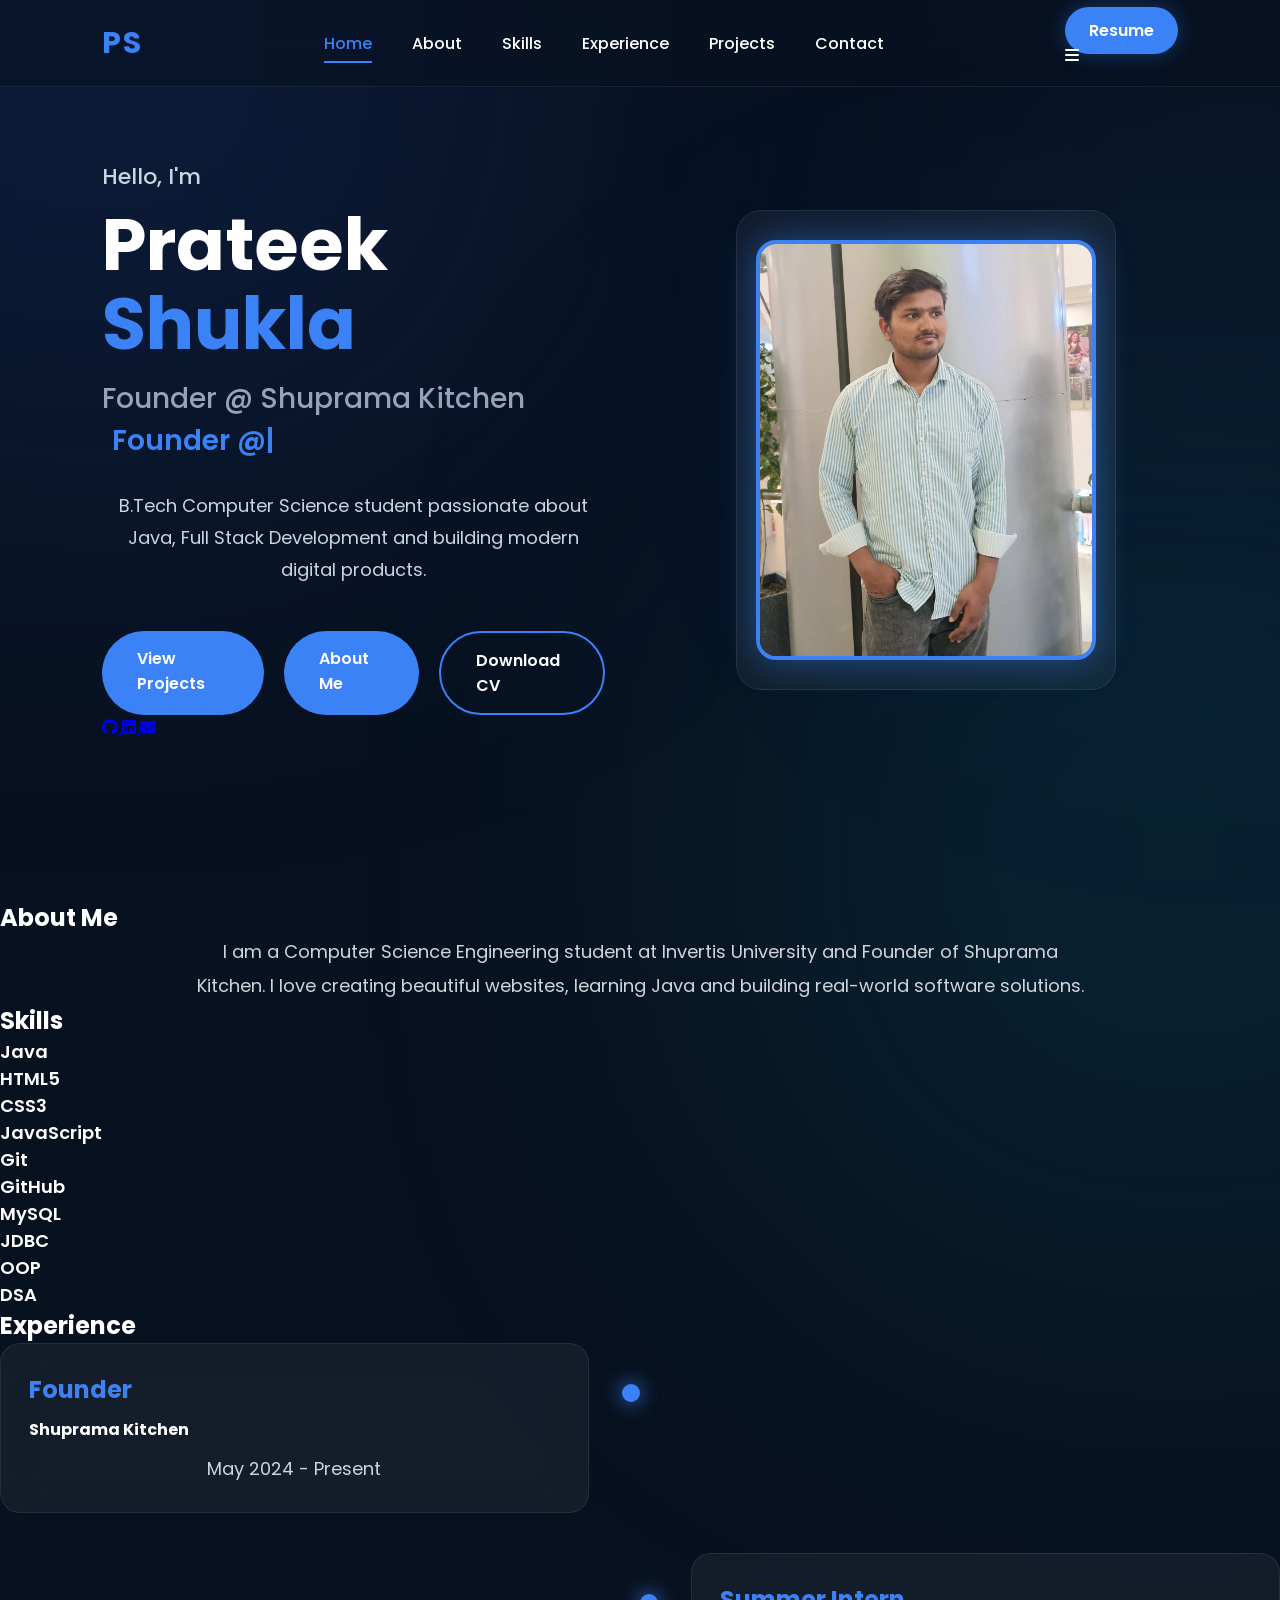
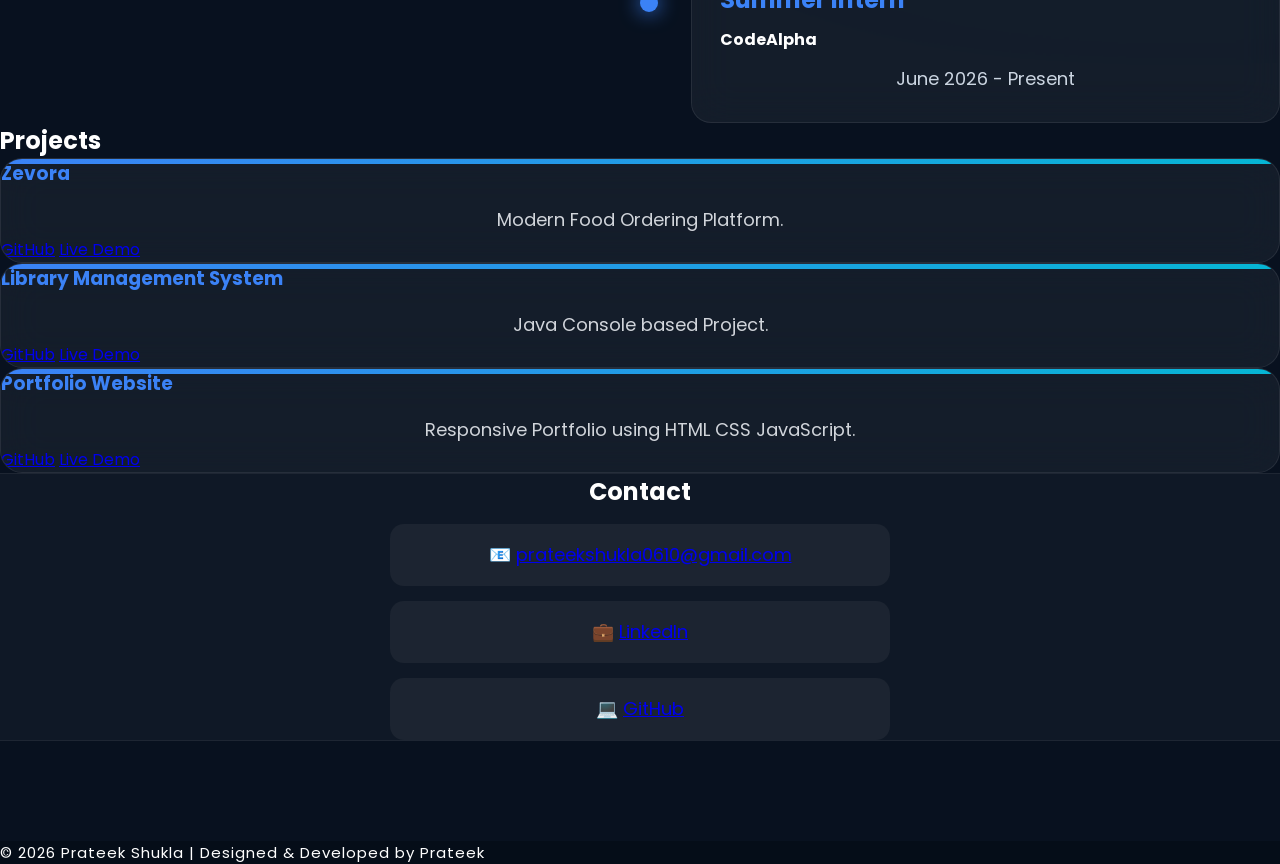
<file: index.html>
<!DOCTYPE html>
<html lang="en">

<head>

    <meta charset="UTF-8">
    <meta name="viewport" content="width=device-width, initial-scale=1.0">

    <title>Prateek Shukla | Portfolio</title>

    <link rel="preconnect" href="https://fonts.googleapis.com">
    <link rel="preconnect" href="https://fonts.gstatic.com" crossorigin>

    <link href="https://fonts.googleapis.com/css2?family=Poppins:wght@300;400;500;600;700;800&display=swap"
        rel="stylesheet">

    <link rel="stylesheet"
        href="https://cdnjs.cloudflare.com/ajax/libs/font-awesome/6.6.0/css/all.min.css">

    <link rel="stylesheet" href="css/style.css">
    <link rel="stylesheet" href="css/responsive.css">

</head>

<body>

    <header>

        <nav class="navbar">

            <div class="logo">
                PS
            </div>

            <ul class="nav-links">

                <li><a href="#home">Home</a></li>

                <li><a href="#about">About</a></li>

                <li><a href="#skills">Skills</a></li>

                <li><a href="#experience">Experience</a></li>

                <li><a href="#projects">Projects</a></li>

                <li><a href="#contact">Contact</a></li>

            </ul>

            <div class="nav-right">

                <a href="assets/resume.pdf" class="resume-btn" download>
                    Resume
                </a>

                <div class="menu-btn">
                    <i class="fa-solid fa-bars"></i>
                </div>

            </div>

        </nav>

    </header>

    <!-- HERO -->

    <section class="hero" id="home">

        <div class="hero-left">

            <h3>Hello, I'm</h3>

            <h1>
                Prateek <span>Shukla</span>
            </h1>

            <h2>
                Founder @ Shuprama Kitchen
            </h2>

            <p>

                B.Tech Computer Science student passionate about Java,
                Full Stack Development and building modern digital products.

            </p>

            <div class="buttons">

                <a href="#projects" class="btn">
                    View Projects
                </a>

                <a href="about.html" class="btn">
    About Me
</a>

                <a href="assets/resume.pdf" download class="btn outline">
                    Download CV
                </a>

            </div>

            <div class="social-icons">

                <a href="https://github.com/YOUR_USERNAME" target="_blank">
                    <i class="fab fa-github"></i>
                </a>

                <a href="https://www.linkedin.com/in/prateek-shukla-16771534b" target="_blank">
                    <i class="fab fa-linkedin"></i>
                </a>

                <a href="mailto:prateekshukla0610@gmail.com">
                    <i class="fa-solid fa-envelope"></i>
                </a>

            </div>

        </div>

        <div class="hero-right">

            <div class="profile-card">

                <div class="circle">

                    <img src="assets/images/profile.png" alt="Prateek Shukla">

                </div>

            </div>

        </div>

    </section>

    <!-- ABOUT -->

    <section id="about">

        <h2 class="section-title">
            About Me
        </h2>

        <p>

            I am a Computer Science Engineering student at Invertis University
            and Founder of Shuprama Kitchen. I love creating beautiful websites,
            learning Java and building real-world software solutions.

        </p>

    </section>

    <!-- SKILLS -->

    <section id="skills">

        <h2 class="section-title">
            Skills
        </h2>

        <div class="skills-grid">

            <div class="skill-card">Java</div>
            <div class="skill-card">HTML5</div>
            <div class="skill-card">CSS3</div>
            <div class="skill-card">JavaScript</div>
            <div class="skill-card">Git</div>
            <div class="skill-card">GitHub</div>
            <div class="skill-card">MySQL</div>
            <div class="skill-card">JDBC</div>
            <div class="skill-card">OOP</div>
            <div class="skill-card">DSA</div>

        </div>

    </section>

    <!-- EXPERIENCE -->

    <section id="experience">

        <h2 class="section-title">
            Experience
        </h2>

        <div class="timeline">

            <div class="timeline-item">

                <h3>Founder</h3>

                <h4>Shuprama Kitchen</h4>

                <p>May 2024 - Present</p>

            </div>

            <div class="timeline-item">

                <h3>Summer Intern</h3>

                <h4>CodeAlpha</h4>

                <p>June 2026 - Present</p>

            </div>

        </div>

    </section>

    <!-- PROJECTS -->

    <section id="projects">

        <h2 class="section-title">
            Projects
        </h2>

        <div class="project-grid">

            <div class="project-card">

                <h3>Zevora</h3>

                <p>
                    Modern Food Ordering Platform.
                </p>

                <div class="project-links">

                    <a href="#">GitHub</a>

                    <a href="#">Live Demo</a>

                </div>

            </div>

            <div class="project-card">

                <h3>Library Management System</h3>

                <p>
                    Java Console based Project.
                </p>

                <div class="project-links">

                    <a href="#">GitHub</a>

                    <a href="#">Live Demo</a>

                </div>

            </div>

            <div class="project-card">

                <h3>Portfolio Website</h3>

                <p>
                    Responsive Portfolio using HTML CSS JavaScript.
                </p>

                <div class="project-links">

                    <a href="#">GitHub</a>

                    <a href="#">Live Demo</a>

                </div>

            </div>

        </div>

    </section>

    <!-- CONTACT -->

    <section id="contact">

        <h2 class="section-title">
            Contact
        </h2>

        <p>

            📧
            <a href="mailto:prateekshukla0610@gmail.com">
                prateekshukla0610@gmail.com
            </a>

        </p>

        <p>

            💼
            <a href="https://www.linkedin.com/in/prateek-shukla-16771534b"
                target="_blank">

                LinkedIn

            </a>

        </p>

        <p>

            💻
            <a href="https://github.com/YOUR_USERNAME"
                target="_blank">

                GitHub

            </a>

        </p>

    </section>

    <footer>

        © 2026 Prateek Shukla | Designed & Developed by Prateek

    </footer>

    <script src="js/script.js"></script>

</body>

</html>
</file>
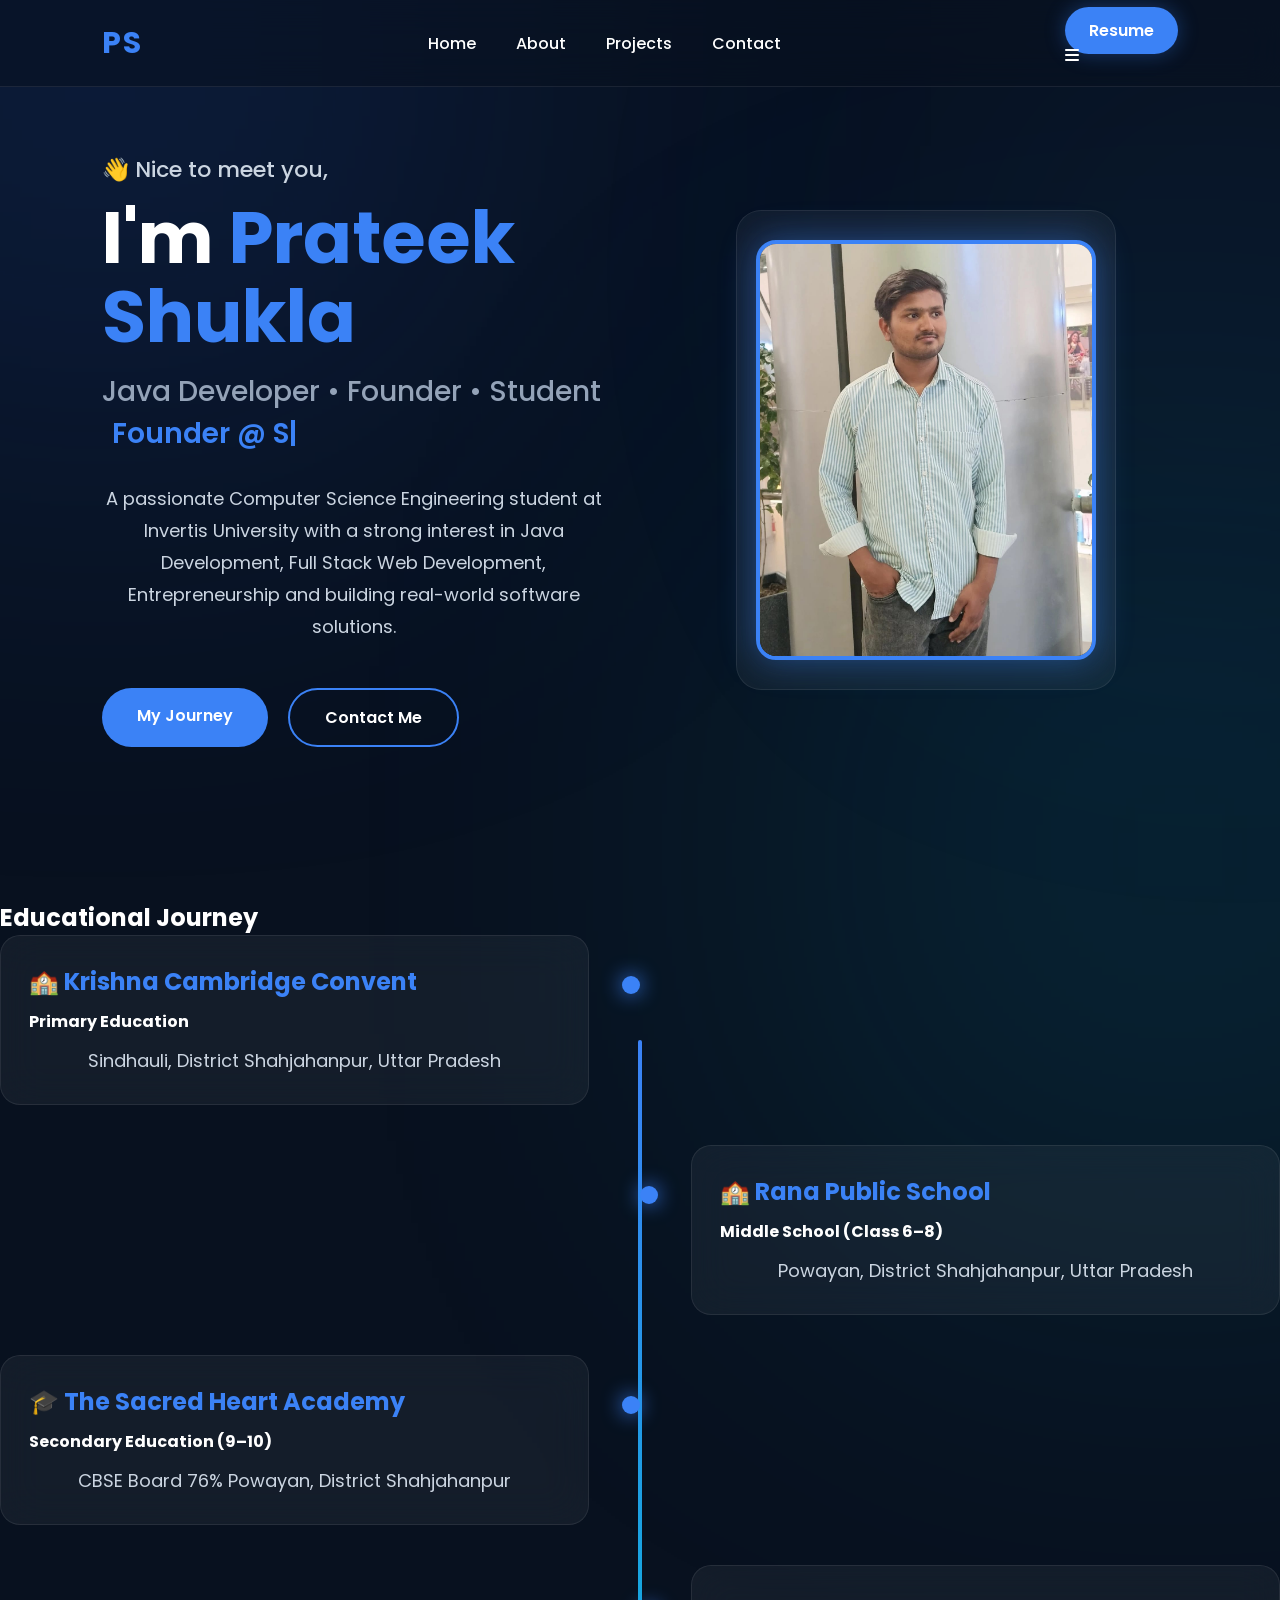
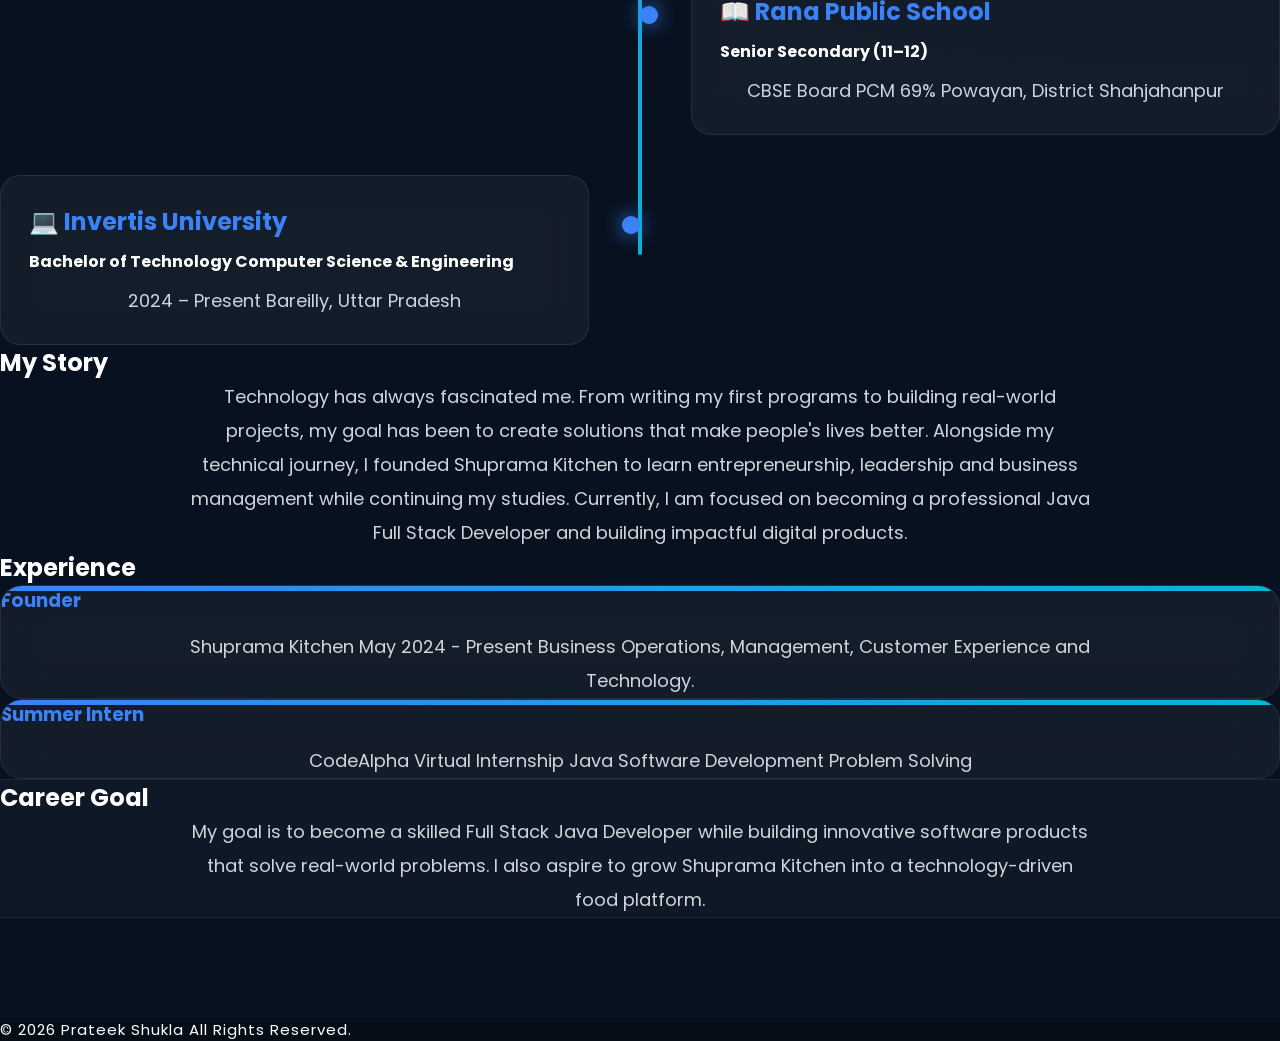
<file: about.html>
<!DOCTYPE html>
<html lang="en">

<head>

    <meta charset="UTF-8">
    <meta name="viewport"
        content="width=device-width, initial-scale=1.0">

    <title>About | Prateek Shukla</title>

    <link rel="preconnect"
        href="https://fonts.googleapis.com">

    <link rel="preconnect"
        href="https://fonts.gstatic.com"
        crossorigin>

    <link href="https://fonts.googleapis.com/css2?family=Poppins:wght@300;400;500;600;700;800&display=swap"
        rel="stylesheet">

    <link rel="stylesheet"
        href="https://cdnjs.cloudflare.com/ajax/libs/font-awesome/6.6.0/css/all.min.css">

    <link rel="stylesheet"
        href="css/style.css">

    <link rel="stylesheet"
        href="css/responsive.css">

</head>

<body>

<header>

<nav class="navbar">

<div class="logo">

PS

</div>

<ul class="nav-links">

<li><a href="index.html">Home</a></li>

<li><a href="about.html" class="active">About</a></li>

<li><a href="projects.html">Projects</a></li>

<li><a href="contact.html">Contact</a></li>

</ul>

<div class="nav-right">

<a href="assets/resume.pdf"
download
class="resume-btn">

Resume

</a>

<div class="menu-btn">

<i class="fa-solid fa-bars"></i>

</div>

</div>

</nav>

</header>

<!-- ABOUT HERO -->

<section class="hero">

<div class="hero-left">

<h3>

👋 Nice to meet you,

</h3>

<h1>

I'm <span>Prateek Shukla</span>

</h1>

<h2>

Java Developer • Founder • Student

</h2>

<p>

A passionate Computer Science Engineering student
at Invertis University with a strong interest in
Java Development, Full Stack Web Development,
Entrepreneurship and building real-world software
solutions.

</p>

<div class="buttons">

<a href="#journey"
class="btn">

My Journey

</a>

<a href="contact.html"
class="btn outline">

Contact Me

</a>

</div>

</div>

<div class="hero-right">

<div class="profile-card">

<div class="circle">

<img src="assets/images/profile.png"
alt="Prateek">

</div>

</div>

</div>

</section>

<!-- JOURNEY -->

<section id="journey">

<h2 class="section-title">

Educational Journey

</h2>

<div class="timeline">

<div class="timeline-item">

<h3>

🏫 Krishna Cambridge Convent

</h3>

<h4>

Primary Education

</h4>

<p>

Sindhauli,
District Shahjahanpur,
Uttar Pradesh

</p>

</div>

<div class="timeline-item">

<h3>

🏫 Rana Public School

</h3>

<h4>

Middle School (Class 6–8)

</h4>

<p>

Powayan,
District Shahjahanpur,
Uttar Pradesh

</p>

</div>

<div class="timeline-item">

<h3>

🎓 The Sacred Heart Academy

</h3>

<h4>

Secondary Education (9–10)

</h4>

<p>

CBSE Board

76%

Powayan,
District Shahjahanpur

</p>

</div>

<div class="timeline-item">

<h3>

📖 Rana Public School

</h3>

<h4>

Senior Secondary (11–12)

</h4>

<p>

CBSE Board

PCM

69%

Powayan,
District Shahjahanpur

</p>

</div>

<div class="timeline-item">

<h3>

💻 Invertis University

</h3>

<h4>

Bachelor of Technology

Computer Science & Engineering

</h4>

<p>

2024 – Present

Bareilly,
Uttar Pradesh

</p>

</div>

</div>

</section>

<!-- MY STORY -->

<section>

<h2 class="section-title">

My Story

</h2>

<p>

Technology has always fascinated me.
From writing my first programs to building
real-world projects, my goal has been to
create solutions that make people's lives
better.

Alongside my technical journey,
I founded Shuprama Kitchen to learn
entrepreneurship, leadership and business
management while continuing my studies.

Currently, I am focused on becoming a
professional Java Full Stack Developer and
building impactful digital products.

</p>

</section>

<!-- EXPERIENCE -->

<section>

<h2 class="section-title">

Experience

</h2>

<div class="project-grid">

<div class="project-card">

<h3>

Founder

</h3>

<p>

Shuprama Kitchen

May 2024 - Present

Business Operations,
Management,
Customer Experience
and Technology.

</p>

</div>

<div class="project-card">

<h3>

Summer Intern

</h3>

<p>

CodeAlpha

Virtual Internship

Java

Software Development

Problem Solving

</p>

</div>

</div>

</section>

<!-- GOAL -->

<section>

<h2 class="section-title">

Career Goal

</h2>

<p>

My goal is to become a skilled Full Stack
Java Developer while building innovative
software products that solve real-world
problems.

I also aspire to grow
Shuprama Kitchen into a technology-driven
food platform.

</p>

</section>

<footer>

© 2026

Prateek Shukla

All Rights Reserved.

</footer>

<script src="js/script.js"></script>

</body>

</html>
</file>
<file: css/style.css>
/* =========================
   GOOGLE RESET
========================= */

*{
    margin:0;
    padding:0;
    box-sizing:border-box;
}

html{
    scroll-behavior:smooth;
}

body{

    font-family:'Poppins',sans-serif;

    background:#08111f;

    color:#fff;

    overflow-x:hidden;

}

/* =========================
SCROLLBAR
========================= */

::-webkit-scrollbar{

width:10px;

}

::-webkit-scrollbar-track{

background:#07101d;

}

::-webkit-scrollbar-thumb{

background:#3b82f6;

border-radius:30px;

}

/* =========================
BACKGROUND
========================= */

body::before{

content:"";

position:fixed;

width:700px;

height:700px;

background:#2563eb;

filter:blur(220px);

top:-300px;

left:-250px;

opacity:.18;

z-index:-2;

}

body::after{

content:"";

position:fixed;

width:700px;

height:700px;

background:#06b6d4;

filter:blur(220px);

bottom:-300px;

right:-250px;

opacity:.15;

z-index:-2;

}

/* =========================
NAVBAR
========================= */

header{

position:fixed;

top:0;

left:0;

width:100%;

z-index:999;

padding:18px 8%;

backdrop-filter:blur(18px);

background:rgba(10,20,35,.55);

border-bottom:1px solid rgba(255,255,255,.08);

}

.navbar{

display:flex;

align-items:center;

justify-content:space-between;

}

.logo{

font-size:30px;

font-weight:700;

color:#3b82f6;

cursor:pointer;

letter-spacing:2px;

}

.nav-links{

display:flex;

list-style:none;

gap:40px;

}

.nav-links a{

color:#fff;

text-decoration:none;

font-weight:500;

transition:.3s;

position:relative;

}

.nav-links a::after{

content:"";

position:absolute;

width:0;

height:2px;

background:#3b82f6;

bottom:-8px;

left:0;

transition:.35s;

}

.nav-links a:hover::after{

width:100%;

}

.nav-links a:hover{

color:#3b82f6;

}

.resume-btn{

padding:12px 24px;

background:#3b82f6;

border-radius:50px;

text-decoration:none;

color:#fff;

font-weight:600;

transition:.4s;

box-shadow:0 0 20px rgba(59,130,246,.35);

}

.resume-btn:hover{

transform:translateY(-4px);

box-shadow:0 0 40px rgba(59,130,246,.55);

}

/* =========================
HERO
========================= */

.hero{

min-height:100vh;

padding:120px 8%;

display:flex;

align-items:center;

justify-content:space-between;

gap:70px;

}

.hero-left{

flex:1;

}

.hero-left h3{

font-size:22px;

font-weight:500;

color:#cbd5e1;

}

.hero-left h1{

font-size:72px;

margin-top:12px;

line-height:1.1;

}

.hero-left span{

color:#3b82f6;

}

.hero-left h2{

margin-top:15px;

font-size:28px;

font-weight:500;

color:#94a3b8;

}

.hero-left p{

margin-top:28px;

line-height:32px;

font-size:18px;

max-width:650px;

color:#cbd5e1;

}

.buttons{

display:flex;

gap:20px;

margin-top:45px;

}

.btn{

padding:15px 35px;

border-radius:50px;

background:#3b82f6;

text-decoration:none;

color:#fff;

font-weight:600;

transition:.35s;

}

.btn:hover{

transform:translateY(-5px);

box-shadow:0 0 35px rgba(59,130,246,.45);

}

.outline{

background:transparent;

border:2px solid #3b82f6;

}

.outline:hover{

background:#3b82f6;

}
/* =========================
   GOOGLE RESET
========================= */

*{
    margin:0;
    padding:0;
    box-sizing:border-box;
}

html{
    scroll-behavior:smooth;
}

body{

    font-family:'Poppins',sans-serif;

    background:#08111f;

    color:#fff;

    overflow-x:hidden;

}

/* =========================
SCROLLBAR
========================= */

::-webkit-scrollbar{

width:10px;

}

::-webkit-scrollbar-track{

background:#07101d;

}

::-webkit-scrollbar-thumb{

background:#3b82f6;

border-radius:30px;

}

/* =========================
BACKGROUND
========================= */

body::before{

content:"";

position:fixed;

width:700px;

height:700px;

background:#2563eb;

filter:blur(220px);

top:-300px;

left:-250px;

opacity:.18;

z-index:-2;

}

body::after{

content:"";

position:fixed;

width:700px;

height:700px;

background:#06b6d4;

filter:blur(220px);

bottom:-300px;

right:-250px;

opacity:.15;

z-index:-2;

}

/* =========================
NAVBAR
========================= */

header{

position:fixed;

top:0;

left:0;

width:100%;

z-index:999;

padding:18px 8%;

backdrop-filter:blur(18px);

background:rgba(10,20,35,.55);

border-bottom:1px solid rgba(255,255,255,.08);

}

.navbar{

display:flex;

align-items:center;

justify-content:space-between;

}

.logo{

font-size:30px;

font-weight:700;

color:#3b82f6;

cursor:pointer;

letter-spacing:2px;

}

.nav-links{

display:flex;

list-style:none;

gap:40px;

}

.nav-links a{

color:#fff;

text-decoration:none;

font-weight:500;

transition:.3s;

position:relative;

}

.nav-links a::after{

content:"";

position:absolute;

width:0;

height:2px;

background:#3b82f6;

bottom:-8px;

left:0;

transition:.35s;

}

.nav-links a:hover::after{

width:100%;

}

.nav-links a:hover{

color:#3b82f6;

}

.resume-btn{

padding:12px 24px;

background:#3b82f6;

border-radius:50px;

text-decoration:none;

color:#fff;

font-weight:600;

transition:.4s;

box-shadow:0 0 20px rgba(59,130,246,.35);

}

.resume-btn:hover{

transform:translateY(-4px);

box-shadow:0 0 40px rgba(59,130,246,.55);

}

/* =========================
HERO
========================= */

.hero{

min-height:100vh;

padding:120px 8%;

display:flex;

align-items:center;

justify-content:space-between;

gap:70px;

}

.hero-left{

flex:1;

}

.hero-left h3{

font-size:22px;

font-weight:500;

color:#cbd5e1;

}

.hero-left h1{

font-size:72px;

margin-top:12px;

line-height:1.1;

}

.hero-left span{

color:#3b82f6;

}

.hero-left h2{

margin-top:15px;

font-size:28px;

font-weight:500;

color:#94a3b8;

}

.hero-left p{

margin-top:28px;

line-height:32px;

font-size:18px;

max-width:650px;

color:#cbd5e1;

}

.buttons{

display:flex;

gap:20px;

margin-top:45px;

}

.btn{

padding:15px 35px;

border-radius:50px;

background:#3b82f6;

text-decoration:none;

color:#fff;

font-weight:600;

transition:.35s;

}

.btn:hover{

transform:translateY(-5px);

box-shadow:0 0 35px rgba(59,130,246,.45);

}

.outline{

background:transparent;

border:2px solid #3b82f6;

}

.outline:hover{

background:#3b82f6;

}
/* ==========================
   SCROLL ANIMATION
========================== */

.hidden{
opacity:0;
transform:translateY(70px);
transition:all .9s ease;
}

.show{
opacity:1;
transform:translateY(0);
}

/* ==========================
TOP BUTTON
========================== */

.top-btn{

position:fixed;

right:25px;

bottom:25px;

width:55px;

height:55px;

border:none;

border-radius:50%;

background:#3b82f6;

color:#fff;

font-size:22px;

cursor:pointer;

opacity:0;

pointer-events:none;

transition:.4s;

box-shadow:0 0 30px rgba(59,130,246,.45);

}

.show-top{

opacity:1;

pointer-events:auto;

}

.top-btn:hover{

transform:translateY(-6px);

}

/* ==========================
ACTIVE NAVBAR
========================== */

.nav-links a.active{

color:#3b82f6;

}

.nav-links a.active::after{

width:100%;

}

/* ==========================
LOADER
========================== */

body{

opacity:0;

transition:opacity .7s;

}

body.loaded{

opacity:1;

}

/* ==========================
TYPING TEXT
========================== */

.typing{

color:#3b82f6;

font-weight:600;

margin-left:10px;

}

.typing::after{

content:"|";

animation:blink .7s infinite;

}

@keyframes blink{

50%{

opacity:0;

}

}

/* ==========================
CONTACT
========================== */

#contact{

display:flex;

flex-direction:column;

align-items:center;

gap:15px;

}

#contact p{

padding:14px 25px;

background:rgba(255,255,255,.05);

border-radius:14px;

width:min(500px,100%);

text-align:center;

transition:.3s;

}

#contact p:hover{

background:#2563eb;

}

/* ==========================
FOOTER
========================== */

footer{

margin-top:80px;

background:#050d18;

font-size:15px;

letter-spacing:1px;

}

/* ==========================
FLOATING BACKGROUND
========================== */

body::before{

animation:moveOne 12s ease-in-out infinite;

}

body::after{

animation:moveTwo 15s ease-in-out infinite;

}

@keyframes moveOne{

0%{

transform:translate(0,0);

}

50%{

transform:translate(70px,40px);

}

100%{

transform:translate(0,0);

}

}

@keyframes moveTwo{

0%{

transform:translate(0,0);

}

50%{

transform:translate(-80px,-50px);

}

100%{

transform:translate(0,0);

}

}

/* ==========================
PROJECT IMAGE PLACEHOLDER
========================== */

.project-card{

position:relative;

overflow:hidden;

}

.project-card::before{

content:"";

position:absolute;

top:0;

left:0;

width:100%;

height:5px;

background:linear-gradient(90deg,#3b82f6,#06b6d4);

}

/* ==========================
SKILL CARD ICON SPACE
========================== */

.skill-card{

font-size:18px;

font-weight:600;

}

.skill-card:hover{

transform:translateY(-10px) scale(1.03);

}

/* ==========================
END
========================== */
/* HERO RIGHT */

.hero-right{
    flex:1;
    display:flex;
    justify-content:center;
    align-items:center;
}

.profile-card{
    width:380px;
    height:480px;
    display:flex;
    justify-content:center;
    align-items:center;
    background:rgba(255,255,255,.05);
    border-radius:25px;
    border:1px solid rgba(255,255,255,.08);
    backdrop-filter:blur(20px);
}

.circle{
    width:340px;
    height:420px;
    overflow:hidden;
    border-radius:20px;
    border:4px solid #3b82f6;
    box-shadow:0 0 35px rgba(59,130,246,.45);
}

.circle img{
    width:100%;
    height:100%;
    object-fit:cover;
    object-position:top center;
}
/* =====================================
   ABOUT PAGE
===================================== */

#journey{

    position:relative;

}

#journey::before{

    content:"";

    position:absolute;

    left:50%;

    top:140px;

    transform:translateX(-50%);

    width:4px;

    height:78%;

    background:linear-gradient(#3b82f6,#06b6d4);

    border-radius:20px;

}

.timeline{

    display:flex;

    flex-direction:column;

    gap:40px;

    position:relative;

}

.timeline-item{

    width:46%;

    background:rgba(255,255,255,.05);

    backdrop-filter:blur(20px);

    padding:28px;

    border-radius:20px;

    border:1px solid rgba(255,255,255,.08);

    transition:.4s;

    position:relative;

}

.timeline-item:nth-child(odd){

    align-self:flex-start;

}

.timeline-item:nth-child(even){

    align-self:flex-end;

}

.timeline-item::before{

    content:"";

    position:absolute;

    width:18px;

    height:18px;

    border-radius:50%;

    background:#3b82f6;

    top:40px;

    box-shadow:0 0 20px #3b82f6;

}

.timeline-item:nth-child(odd)::before{

    right:-52px;

}

.timeline-item:nth-child(even)::before{

    left:-52px;

}

.timeline-item:hover{

    transform:translateY(-10px);

    box-shadow:0 0 40px rgba(59,130,246,.35);

}

.timeline-item h3{

    color:#3b82f6;

    margin-bottom:10px;

    font-size:24px;

}

.timeline-item h4{

    margin-bottom:12px;

    color:#ffffff;

}

.timeline-item p{

    color:#cbd5e1;

    line-height:30px;

}

/* =====================================
STORY
===================================== */

section p{

    max-width:900px;

    margin:auto;

    text-align:center;

    line-height:34px;

    color:#d1d5db;

    font-size:18px;

}

/* =====================================
EXPERIENCE CARD
===================================== */

.project-card{

    background:rgba(255,255,255,.05);

    border:1px solid rgba(255,255,255,.08);

    backdrop-filter:blur(20px);

    border-radius:22px;

    transition:.4s;

}

.project-card:hover{

    transform:translateY(-10px);

    border-color:#3b82f6;

    box-shadow:0 0 35px rgba(59,130,246,.35);

}

.project-card h3{

    color:#3b82f6;

    margin-bottom:15px;

}

/* =====================================
ABOUT HERO
===================================== */

.hero{

    position:relative;

}

.hero::after{

    content:"";

    position:absolute;

    width:450px;

    height:450px;

    border-radius:50%;

    background:#3b82f6;

    filter:blur(220px);

    right:-180px;

    top:50px;

    opacity:.15;

    z-index:-1;

}

/* =====================================
CAREER GOAL
===================================== */

section:last-of-type{

    background:rgba(255,255,255,.03);

    border-top:1px solid rgba(255,255,255,.06);

    border-bottom:1px solid rgba(255,255,255,.06);

}

/* =====================================
FOOTER
===================================== */

footer{

    margin-top:100px;

}
</file>
<file: css/responsive.css>
/* ==========================================
   RESPONSIVE CSS
========================================== */

/* Laptop */

@media (max-width:1200px){

.hero{

padding:120px 5%;

gap:40px;

}

.hero-left h1{

font-size:60px;

}

.profile-card{

width:360px;

height:360px;

}

.circle{

width:260px;

height:260px;

}

}

/* Tablet */

@media (max-width:992px){

.nav-links{

display:none;

}

.resume-btn{

display:none;

}

.navbar{

justify-content:space-between;

}

.hero{

flex-direction:column-reverse;

text-align:center;

padding-top:150px;

}

.hero-left{

display:flex;

flex-direction:column;

align-items:center;

}

.hero-left p{

max-width:100%;

}

.buttons{

justify-content:center;

flex-wrap:wrap;

}

.profile-card{

width:320px;

height:320px;

}

.circle{

width:230px;

height:230px;

}

.section-title{

font-size:36px;

}

.skills-grid{

grid-template-columns:repeat(2,1fr);

}

.project-grid{

grid-template-columns:1fr;

}

.timeline{

width:100%;

}

}

/* Mobile */

@media (max-width:768px){

header{

padding:18px 6%;

}

.hero{

padding:140px 6% 80px;

}

.hero-left h1{

font-size:46px;

}

.hero-left h2{

font-size:22px;

}

.hero-left p{

font-size:16px;

line-height:28px;

}

.buttons{

flex-direction:column;

width:100%;

}

.btn{

width:100%;

text-align:center;

}

.profile-card{

width:280px;

height:280px;

}

.circle{

width:190px;

height:190px;

}

.skills-grid{

grid-template-columns:1fr;

}

.skill-card{

padding:22px;

}

.project-card{

padding:25px;

}

.section-title{

font-size:32px;

}

section{

padding:80px 6%;

}

}

/* Small Mobile */

@media (max-width:480px){

.logo{

font-size:24px;

}

.hero-left h1{

font-size:38px;

}

.hero-left h2{

font-size:19px;

}

.hero-left h3{

font-size:18px;

}

.hero-left p{

font-size:15px;

}

.profile-card{

width:240px;

height:240px;

}

.circle{

width:170px;

height:170px;

}

.section-title{

font-size:28px;

}

footer{

font-size:14px;

}

}

/* Large Screens */

@media (min-width:1600px){

.hero{

max-width:1500px;

margin:auto;

}

section{

max-width:1500px;

margin:auto;

}

}
/* =====================================
   ABOUT PAGE RESPONSIVE
===================================== */

/* Laptop */

@media (max-width:1200px){

#journey::before{

left:30px;

transform:none;

}

.timeline-item{

width:calc(100% - 80px);

margin-left:80px;

}

.timeline-item:nth-child(odd),
.timeline-item:nth-child(even){

align-self:flex-start;

}

.timeline-item::before{

left:-50px !important;

right:auto;

}

}

/* Tablet */

@media (max-width:992px){

.hero{

flex-direction:column-reverse;

text-align:center;

}

.hero-left{

display:flex;

flex-direction:column;

align-items:center;

}

.hero-left p{

max-width:100%;

}

.profile-card{

width:320px;

height:420px;

}

.circle{

width:260px;

height:340px;

}

#journey::before{

display:none;

}

.timeline-item{

width:100%;

margin-left:0;

}

.timeline-item::before{

display:none;

}

}

/* Mobile */

@media (max-width:768px){

.hero{

padding:120px 25px 70px;

}

.hero-left h1{

font-size:42px;

}

.hero-left h2{

font-size:22px;

}

.hero-left p{

font-size:16px;

line-height:28px;

}

.profile-card{

width:280px;

height:360px;

}

.circle{

width:220px;

height:300px;

}

.timeline-item{

padding:22px;

}

.timeline-item h3{

font-size:20px;

}

.timeline-item h4{

font-size:16px;

}

.timeline-item p{

font-size:15px;

line-height:26px;

}

}

/* Small Mobile */

@media (max-width:480px){

.hero-left h1{

font-size:34px;

}

.hero-left h2{

font-size:18px;

}

.profile-card{

width:240px;

height:320px;

}

.circle{

width:190px;

height:260px;

}

.section-title{

font-size:30px;

}

.timeline-item{

padding:18px;

}

}
</file>
